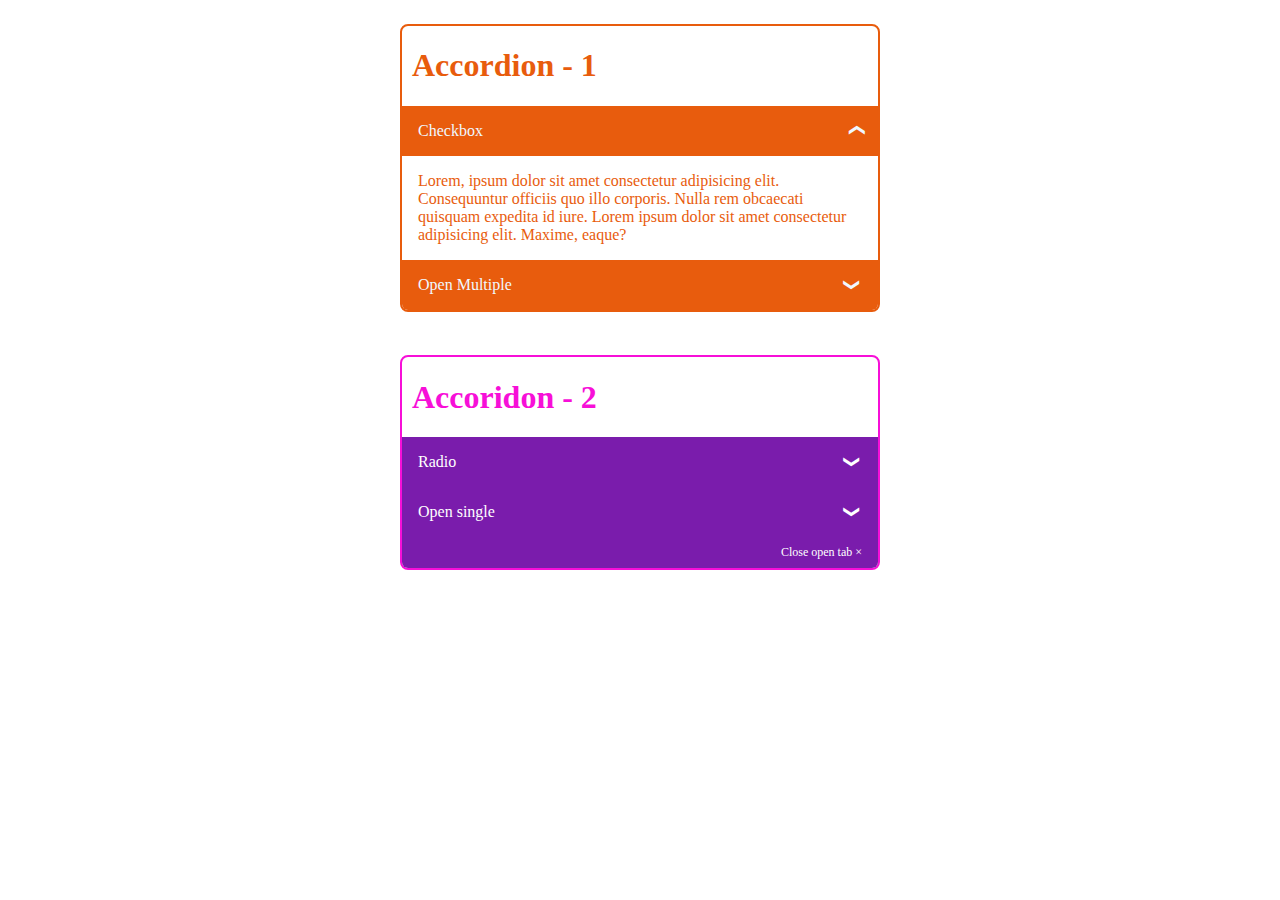
<file: accoridons/index.html>
<!DOCTYPE html>
<html lang="en">
<head>
    <meta charset="UTF-8">
    <meta name="viewport" content="width=device-width, initial-scale=1.0">
    <title>Accordion with Pure Css</title>
    <link rel="stylesheet" href="./style.css">
</head>
<body>
    
    <!-- section 1 : Checkbox-based accordion-->
    <section class="section-1">
        <div class="accordion-1">
            <h1>Accordion - 1</h1>
            <!-- first item -->
            <div class="tab">
                <input type="checkbox" name="accordion-1" id="cb1" checked >
                <label for="cb1" class="tab-label">Checkbox</label>
                <div class="tab-content">
                    <p> Lorem, ipsum dolor sit amet consectetur adipisicing elit. Consequuntur officiis quo illo corporis. Nulla rem obcaecati quisquam expedita id iure. Lorem ipsum dolor sit amet consectetur adipisicing elit. Maxime, eaque?
                    </p>
                </div>
            </div>

            <!-- second item -->
        <div class="tab">
            <input type="checkbox" name="accordion-1" id="cb2" >
            <label for="cb2" class="tab-label" >Open Multiple</label>
            <div class="tab-content">
                <p>Lorem, ipsum dolor sit amet consectetur adipisicing elit. Aliquid ex ipsum nostrum qui dolore. Delectus tenetur dolorum nostrum, quas magnam aspernatur iste eius! Laudantium neque reiciendis accusamus iste. Ipsam, velit.</p>
            </div>
        </div>    
        </div>
    </section>



 <!-- section 2 : Checkbox-based accordion-->
 <section class="section-2">
    <div class="accordion-2">
      <h1>Accoridon - 2</h1>
      <!-- Accordion item 1 -->
      <div class="tab">
        <input type="radio" name="accordion-2" id="rd1" />
        <label for="rd1" class="tab-label">Radio</label>
        <div class="tab-content">
          <p>
            Lorem ipsum dolor sit amet consectetur adipisicing elit. Similique
            commodi nostrum itaque, iure id officia atque quia quidem
            consequatur perferendis praesentium a porro, aperiam, rerum illum
            possimus odio quaerat quis.
          </p>
        </div>
      </div>
      
      <!-- Accordion item 2 -->
      <div class="tab">
        <label for="rd2" class="tab-label">Open single</label>
        <input type="radio" name="accordion-2" id="rd2" />
        <div class="tab-content">
          <p>
            Lorem ipsum dolor, sit amet consectetur adipisicing elit. Tempore
            quaerat adipisci animi impedit quam officia perferendis facilis
            sed necessitatibus dolorum, soluta et sit voluptatem laboriosam,
            nesciunt molestiae, quo provident quibusdam?
          </p>
        </div>
      </div>

      
      <!-- Close button for the accordion -->
      <div class="tab">
        <input type="radio" name="accordion-2" id="rd3" />
        <label for="rd3" class="tab-close">Close open tab &times;</label>
      </div>
    </div>
  </section>



</body>
</html>
</file>
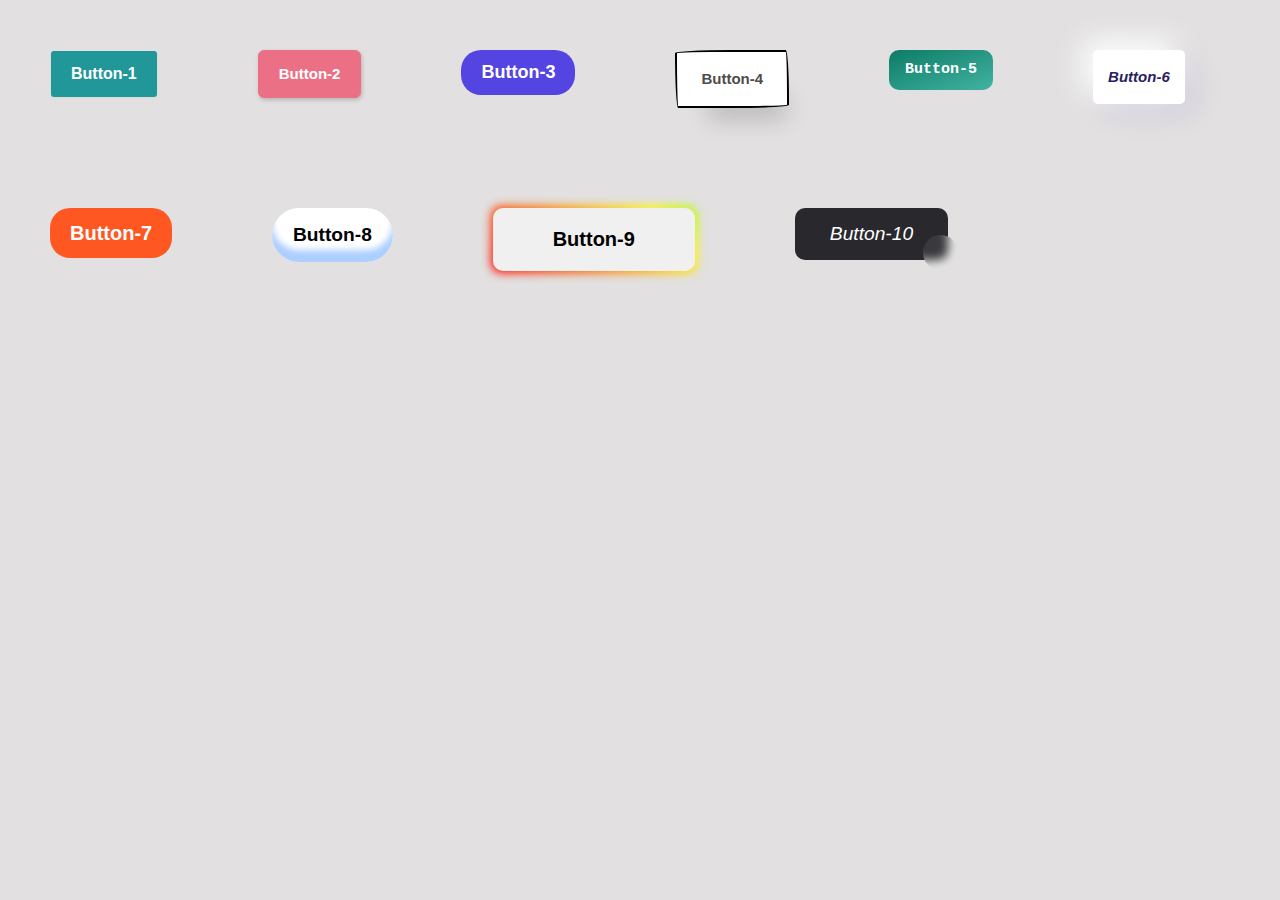
<file: CSS_BUTTONS/index.html>
<!DOCTYPE html>
<html lang="en">
<head>
    <meta charset="UTF-8">
    <meta name="viewport" content="width=device-width, initial-scale=1.0">
    <title>CSS_BUTTONS_deep</title>
    <link rel="stylesheet" href="./style.css">
</head>
<body>

    <div class="home">

        <div class="btn">
            <button class="btn1">Button-1</button>
        </div>

        <div class="btn">
            <button class="btn2">Button-2</button>
        </div>

        <div class="btn">
            <button class="btn3">Button-3</button>
        </div>


        <div class="btn">
            <button class="btn4">Button-4</button>
        </div>

        <div class="btn">
            <button class="btn5">Button-5</button>
        </div>

        <div class="btn">
            <button class="btn6">Button-6</button>
        </div>

        <div class="btn">
            <button class="btn7">Button-7</button>
        </div>

        <div class="btn">
            <button class="btn8">Button-8</button>
        </div>

        <div class="btn">
            <button class="btn9">Button-9</button>
        </div>

        <div class="btn">
            <button class="btn10">Button-10</button>
        </div>


    </div>
</body>
</html>
</file>
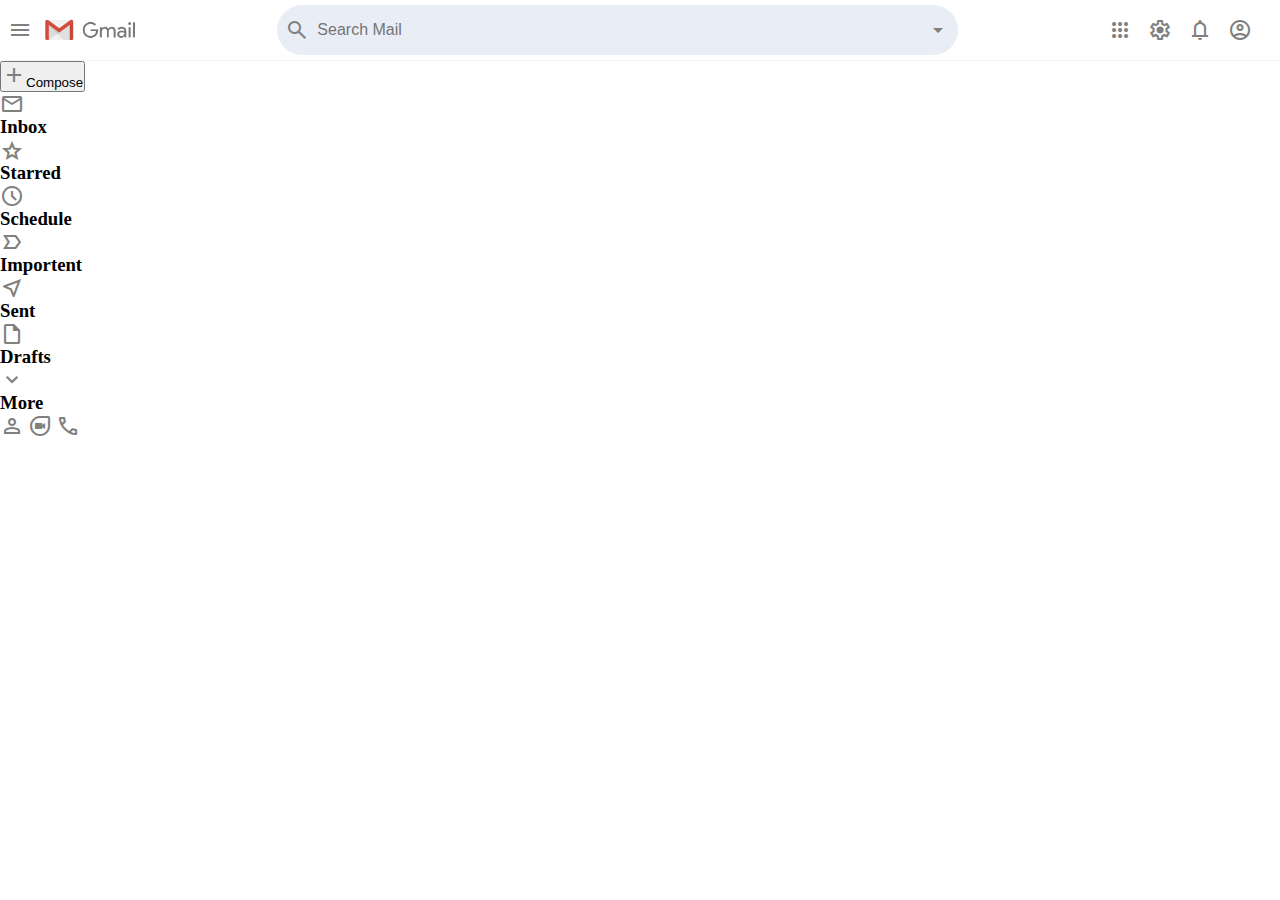
<file: Gmail Clone/index.html>
<html lang="en">
<head>
    <meta charset="UTF-8">
    <meta name="viewport" content="width=device-width, initial-scale=1.0">
    <title>Gmail_UI</title>
    <link rel="stylesheet" href="./style.css">
<!-- google icon link here -->
    <link rel="stylesheet" href="https://fonts.googleapis.com/css2?family=Material+Symbols+Outlined:opsz,wght,FILL,GRAD@24,400,0,0&icon" />

</head>
<body>
    <!-- header start here -->
    <header>
        <div class="header-left">
            <span class="material-symbols-outlined">
                menu
                </span>
            <img src="./image/gmail.png" alt="">
        </div>
        
        <!-- header end here -->

        <!-- header middle start here -->

        <div class="header-middle">
            <span class="material-symbols-outlined">
                search
                </span>
                <input type="text" placeholder="Search Mail">
                <span class="material-symbols-outlined">
                    arrow_drop_down
                    </span>
        </div>

          <!--  header middle end here -->

          <!-- header right start here -->
        <div class="header-right">
            <span class="material-symbols-outlined">
                apps
                </span>

                <span class="material-symbols-outlined">
                    settings
                    </span>

                <span class="material-symbols-outlined">
                    notifications
                    </span>

                    <span class="material-symbols-outlined">
                        account_circle
                        </span>      

        </div>
         
        <!-- header right end here -->
    </header>

    <!-- header end here -->

<!-- main body start here  -->

<main class="main-content">

    <!-- left side start here -->

<div class="left-side">
    
    <button class="compose-button"><span class="material-symbols-outlined">add</span>Compose</button>

    <div class="sidebar-option sidebar-option_active">
        <span class="material-symbols-outlined">mail</span>
        <h3>Inbox</h3>
    </div>

    <div class="sidebar-option ">
        <span class="material-symbols-outlined">star</span>
        <h3>Starred</h3>
    </div>

    <div class="sidebar-option ">
        <span class="material-symbols-outlined">
            schedule
            </span>
        <h3>Schedule</h3>
    </div>

    <div class="sidebar-option ">
        <span class="material-symbols-outlined">
            label_important
            </span>
        <h3>Importent</h3>
    </div>

    <div class="sidebar-option ">
        <span class="material-symbols-outlined">
            near_me
            </span>
        <h3>Sent</h3>
    </div>

    <div class="sidebar-option ">
        <span class="material-symbols-outlined">
            draft
            </span>
        <h3>Drafts</h3>
    </div>

    <div class="sidebar-option ">
        <span class="material-symbols-outlined">
            keyboard_arrow_down
            </span>
        <h3>More</h3>
    </div>

    <!-- footer content start here -->

    <div class="footer">
        <div class="sidebar-footerIcons">
            <span class="material-symbols-outlined">
                person
                </span>
    
                <span class="material-symbols-outlined">
                    duo
                    </span>
    
                    <span class="material-symbols-outlined">
                        call
                        </span>
        </div>
    
    </div>

    <!-- footer content end here -->

</div>

<!-- left side end here -->



<!-- right side start here -->

<div class="right-side">


</div>

<!-- right side end here -->

</main>

<!-- main body end here  -->



</body>
</html>
</file>
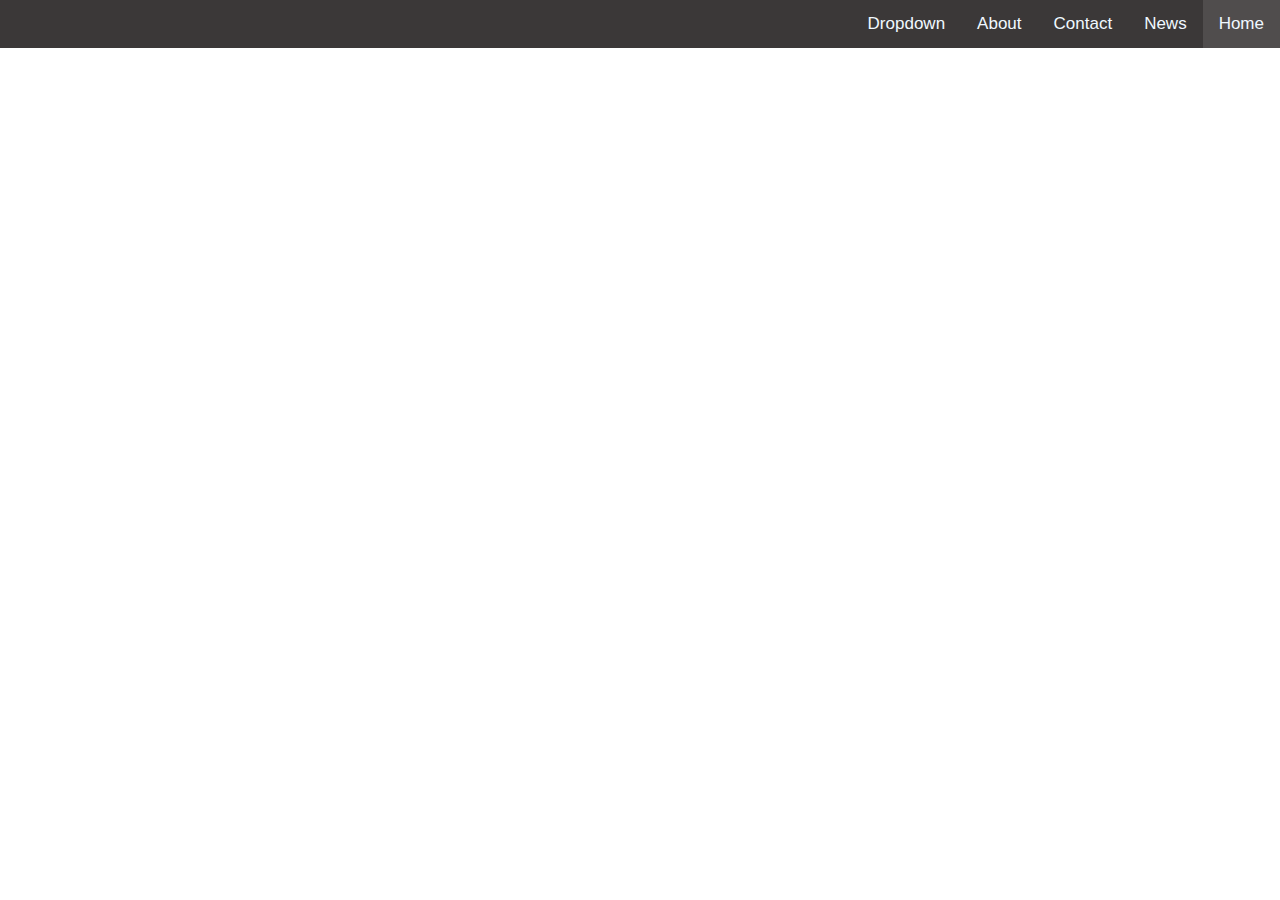
<file: NavBar with DropDown/index.html>
<html lang="en">
<head>
    <meta charset="UTF-8">
    <meta name="viewport" content="width=device-width, initial-scale=1.0">
    <title>NavBar</title>
    <link rel="stylesheet" href="./style.css">
</head>
<body>
    <header class="header">

        <a class="active" href="#home">Home</a>
        <a href="#news">News</a>
        <a href="#contact">Contact</a>
        <a href="#about">About</a>

        <div class="dropdown">

            <button class="dropbtn"> Dropdown
                <i class="fa fa-caret-down"></i>
            </button>

            <div class="dropdown-content">
                <a href="#">Aimerz</a>
                <a href="#">FSD</a>
                <a href="#">FSD LAJ</a>
              </div>

        </div>

    </header>
</body>
</html>
</file>
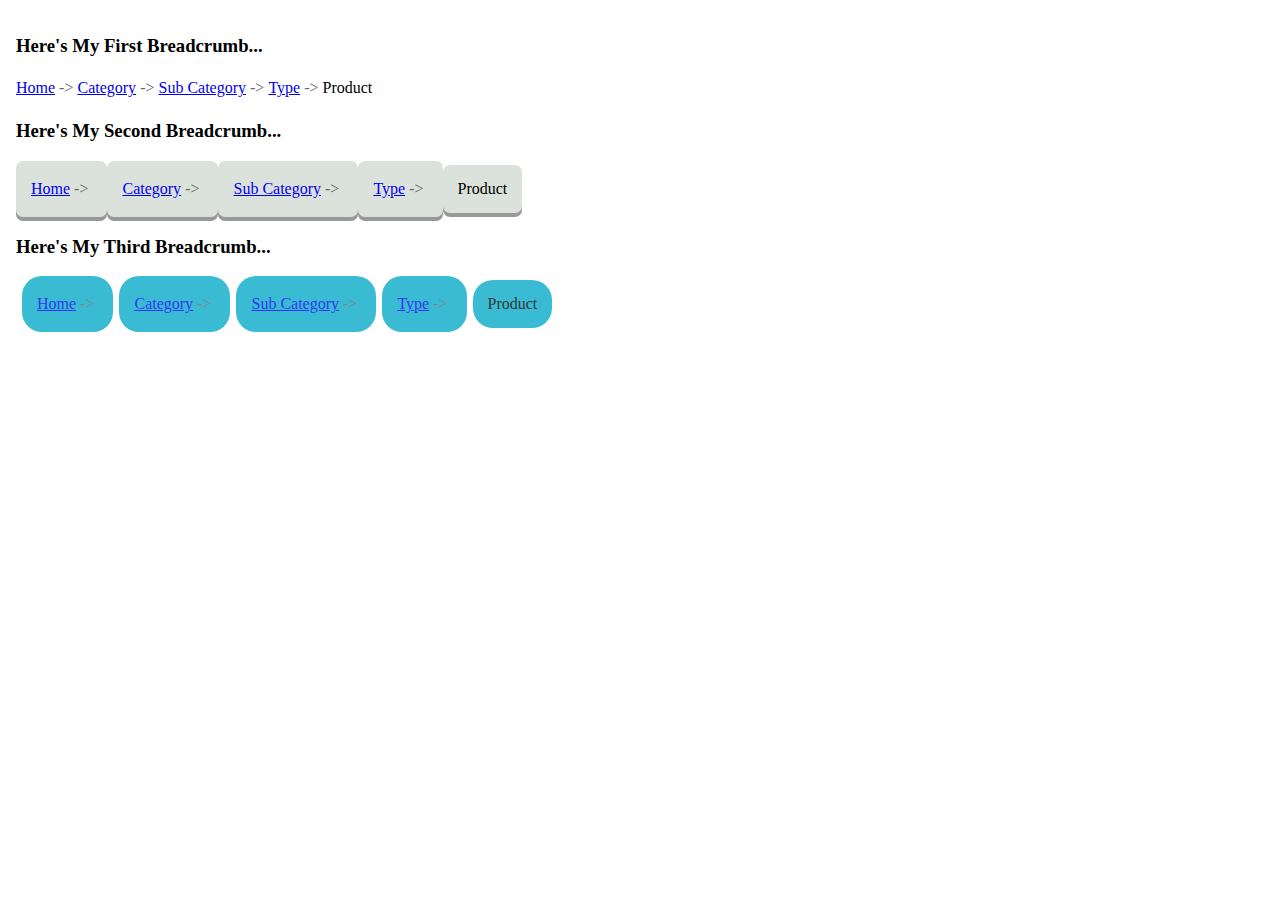
<file: Navigation_10_types/index.html>
<!DOCTYPE html>
<html lang="en">
<head>
    <meta charset="UTF-8">
    <meta name="viewport" content="width=device-width, initial-scale=1.0">
    <title>Navbars</title>
    <link rel="stylesheet" href="./style.css">
</head>
<body>
    <nav class="navigation-bar" aria-label="navigation-bar">

        <h3>Here's My First Breadcrumb...</h3>
            <ul>
              <li><a href="#">Home</a></li>
              <li><a href="#">Category</a></li>
              <li><a href="#">Sub Category</a></li>
              <li><a href="#">Type</a></li>
              <li><span aria-current="page">Product</span></li>
            </ul>


            <h3>Here's My Second Breadcrumb...</h3>
            <ul class="air1">
              <li><a href="#">Home</a></li>
              <li><a href="#">Category</a></li>
              <li><a href="#">Sub Category</a></li>
              <li><a href="#">Type</a></li>
              <li><span aria-current="page">Product</span></li>
            </ul>

            <h3>Here's My Third Breadcrumb...</h3>
            <ul class="air2">
              <li><a href="#">Home</a></li>
              <li><a href="#">Category</a></li>
              <li><a href="#">Sub Category</a></li>
              <li><a href="#">Type</a></li>
              <li><span aria-current="page">Product</span></li>
            </ul>

    </nav>
</body>
</html>
</file>
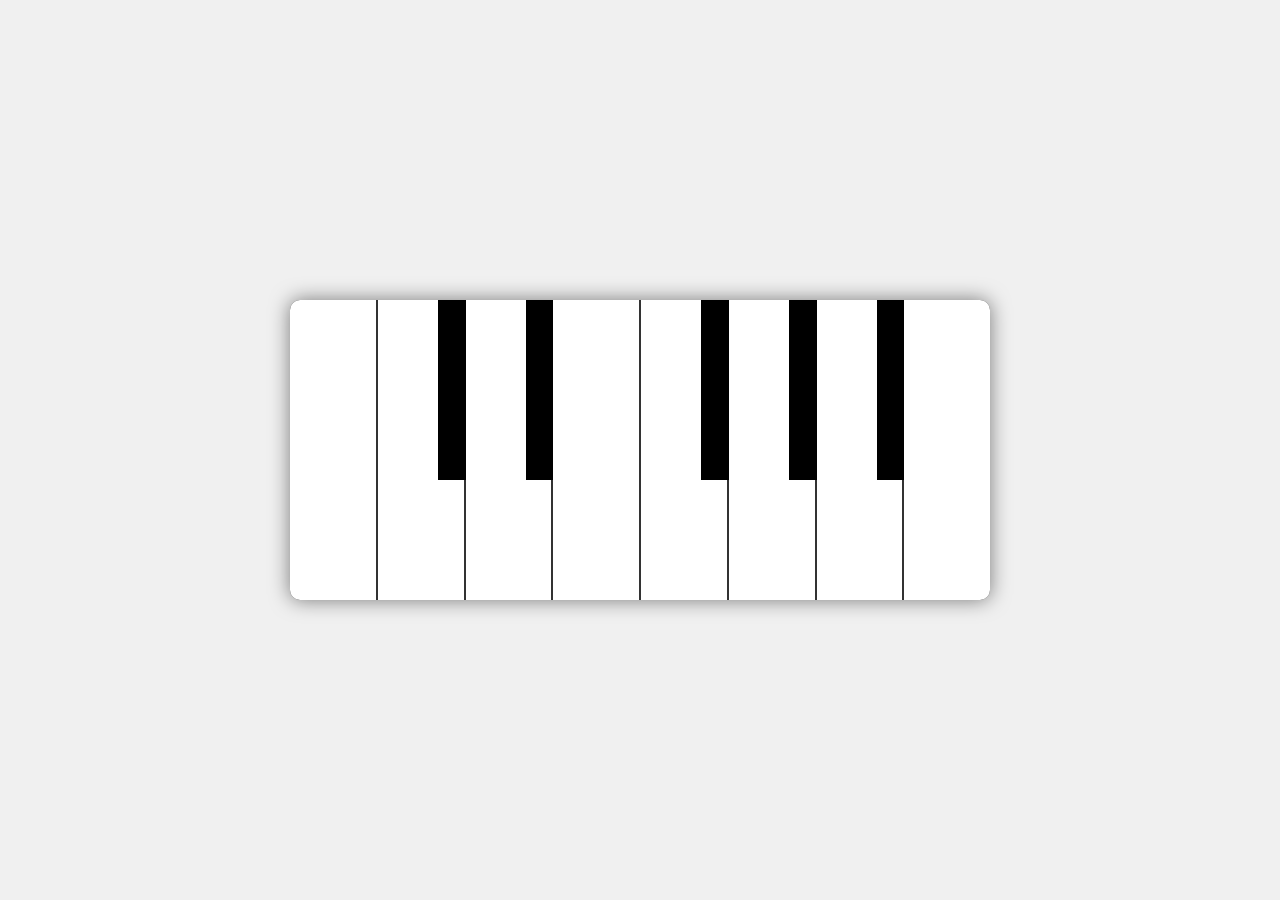
<file: Piano Keyboard/index.html>
<html lang="en">
<head>
    <meta charset="UTF-8">
    <meta name="viewport" content="width=device-width, initial-scale=1.0">
    <title>Piano Keyboar</title>
    <link rel="stylesheet" href="./style.css">
</head>
<body>
    <div class="piano">

        <div class="key white-key">
            <input type="radio" name="key">
            <div class="note"></div>
        </div>

        <div class="key white-key">
            <input type="radio" name="key">
            <div class="note"></div>
            <div class="black-key">
                <input type="radio" name="key" />
                <div class="note"></div>
              </div>
        </div>


        <div class="key white-key">
            <input type="radio" name="key">
            <div class="note"></div>
            <div class="black-key">
                <input type="radio" name="key" />
                <div class="note"></div>
              </div>
        </div>

        <div class="key white-key">
            <input type="radio" name="key">
            <div class="note"></div>
        </div>


        <div class="key white-key">
            <input type="radio" name="key">
            <div class="note"></div>
            <div class="black-key">
                <input type="radio" name="key" />
                <div class="note"></div>
              </div>
        </div>


        <div class="key white-key">
            <input type="radio" name="key">
            <div class="note"></div>
            <div class="black-key">
                <input type="radio" name="key" />
                <div class="note"></div>
              </div>
        </div>


        <div class="key white-key">
            <input type="radio" name="key">
            <div class="note"></div>
            <div class="black-key">
                <input type="radio" name="key" />
                <div class="note"></div>
              </div>
        </div>

        <div class="key white-key">
            <input type="radio" name="key">
            <div class="note"></div>
        </div>



      
        




    </div>
</body>
</html>
</file>
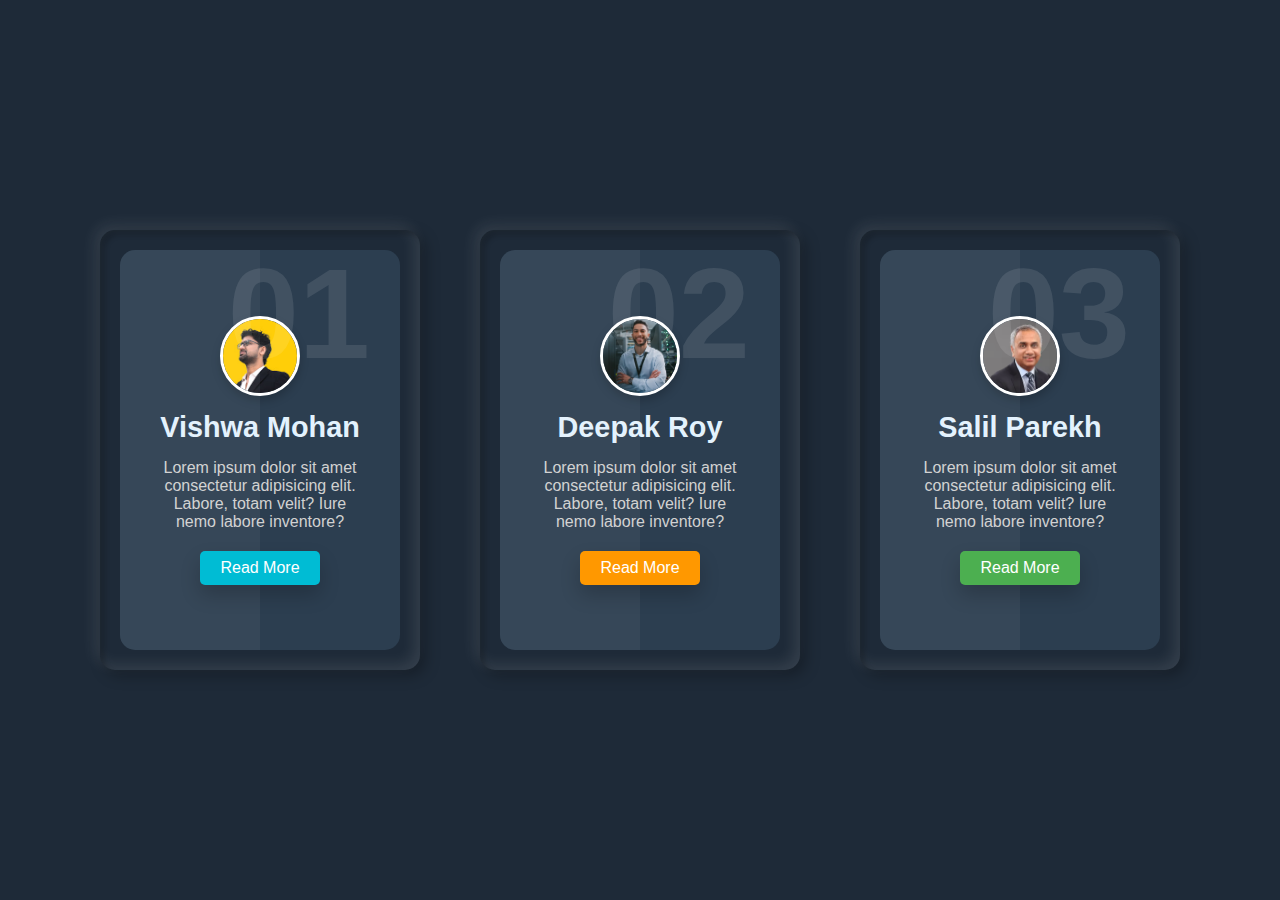
<file: Testimonial_Card/index.html>
<html lang="en">
<head>
    <meta charset="UTF-8">
    <meta name="viewport" content="width=device-width, initial-scale=1.0">
    <title>Testimonal_Card</title>
    <link rel="stylesheet" href="./style.css">
</head>
<body>
    
     <div class="container">

        <div class="card">
            <div class="box">
                <div class="content">
                    <img src="./assets/image.png" alt="User Image 1" class="user-image">
                    <h2>01</h2>
                    <h3>Vishwa Mohan</h3>
                    <p>Lorem ipsum dolor sit amet consectetur adipisicing elit. Labore,
                        totam velit? Iure nemo labore inventore?</p>
                        <a href="#">Read More</a>
                </div>
            </div>
        </div>

        <div class="card">
            <div class="box">
                <div class="content">
                    <img src="./assets/User1.png" alt="User Image 2" class="user-image">
                    <h2>02</h2>
                    <h3>Deepak Roy</h3>
                    <p>Lorem ipsum dolor sit amet consectetur adipisicing elit. Labore,
                        totam velit? Iure nemo labore inventore?</p>
                        <a href="#">Read More</a>
                </div>
            </div>
        </div>

        <div class="card">
            <div class="box">
                <div class="content">
                    <img src="./assets/User2.png" alt="User Image 2" class="user-image">
                    <h2>03</h2>
                    <h3>Salil Parekh</h3>
                    <p>Lorem ipsum dolor sit amet consectetur adipisicing elit. Labore,
                        totam velit? Iure nemo labore inventore?</p>
                        <a href="#">Read More</a>
                </div>
            </div>
        </div>


     </div>

</body>
</html>
</file>
<file: accoridons/style.css>
*{
    box-sizing: border-box;
}

.section-1{
    /* background-color: #4dee0d; */
    display: grid;
    place-content: center;
    grid-template-columns: repeat(auto-fit, min(100%,30rem));
    min-height: 30vh;
    place-items: start;
    gap: 1rem;
    margin: 0;
    padding: 1rem;
    color: #E85C0D;
}

.accordion-1 h1{
    margin-left: 10px;
}

.section-1 .tab input{
    position: absolute;
    opacity: 0;
    z-index: 1;
}

.section-1 .tab-content{
    max-height: 0;
    overflow: hidden;
    transition: all 0.35s;
}

.section-1 .tab input:checked ~ .tab-content {
    max-height: 10rem;
  }

.accordion-1{
    color: #E85C0D;
    border: 2px solid;
    border-radius: 0.5rem;
    overflow: hidden;
}

.section-1 .tab-label{
    display: flex;
    justify-content: space-between;
    padding: 1rem;
    color: aliceblue;
    background: #E85C0D;
}

.section-1 .tab-label::after {
    content: "\276F";
    width: 1em;
    height: 1em;
    text-align: center;
    transform: rotate(90deg);
    transition: all 0.35s;
  }

  .section-1 .tab input:checked + .tab-label::after {
    transform: rotate(270deg);
  }

  .section-1 .tab-content p {
    margin: 0;
    padding: 1rem;
  } 

  .section-2{
    display: grid;
    place-content: center;
    grid-template-columns: repeat(auto-fit, min(100%, 30rem));
    min-height: 30vh;
    place-items: start;
    gap: 1rem;
    margin: 0;
    padding: 1rem;
    color: #f70fd8;
    
  }

  .accordion-2 h1 {
    margin-left: 10px;
  }

  .tab input{
    position: absolute;
    opacity: 0;
    z-index: -1;
  }

  .tab-content{
    max-height: 0;
    overflow: hidden;
    transition: all 0.35s;
  }

  .tab input:checked ~ .tab-content {
    max-height: 10rem;
  }

  .accordion-2{
    color: #f70fd8;
    border: 2px solid ;
    border-radius: 0.5rem;
    overflow: hidden;
  }

  .section-2 .tab-label,
  .tab-close {
    display: flex;
    color: white;
    background: #7A1CAC;
    cursor: pointer;
  }

  .section-2 .tab-label {
    justify-content: space-between;
    padding: 1rem;
  }
  
  .section-2 .tab-label::after {
    content: "\276F";
    width: 1em;
    height: 1em;
    text-align: center;
    transform: rotate(90deg);
    transition: all 0.35s;
  }

  .section-2 .tab input:checked + .tab-label::after {
    transform: rotate(270deg);
  }

  .section-2 .tab-content p {
    margin: 0;
    padding: 1rem;
  }

  .section-2 .tab-close {
    justify-content: flex-end;
    padding: 0.5rem 1rem;
    font-size: 0.75rem;
  }

  .section-2 .tab input:not(:checked) + .tab-label:hover::after {
    animation: bounce .5s infinite;
  }

  @keyframes bounce {
    25% {
      transform: rotate(90deg) translate(.25rem);
    }

    75% {
      transform: rotate(90deg) translate(-.25rem);
    }
  }
</file>
<file: CSS_BUTTONS/style.css>
*{
    box-sizing: border-box;
    margin: 0;
    padding: 0;
    background: #e2e0e0;
}

.home{
    display: flex;
    flex-wrap: wrap;
}

.btn{
    margin: 50px;
}

.btn1{
    align-items: center;
    background-clip: padding-box;
    cursor: pointer;
    background-color: #229799;
    border: 1px solid transparent;
    border-radius: .25rem;
    box-shadow: rgba(0, 0, 0, 0.02) 0 1px 3px 0;
    box-sizing: border-box;
    color: #fff;
    display: inline-flex;
    font-family: sans-serif;
    font-size: 16px;
    font-weight: 600;
    justify-content: center;
    line-height: 1.25;
    margin: 0;
    min-height: 3rem;
    padding: 10px 20px;
    position: relative;
    transition: all 250ms;


}


.btn1:hover,
.btn1:focus{
    background-color: #48CFCB;
    box-shadow: rgba(0, 0, 0, 0.1) 0 4px 12px;;
}

.btn1:hover{
    transform: translateY(-1px);
}


.btn2{
    padding: 10px 20px;
    color: #fff;
    background-color: #ec7085;
    display: inline-block;
    font-weight: 800;
    font-family: sans-serif;
    border-radius: 6px;
    cursor: pointer;
    font-size: 15px;
    border: 1px solid #ec7085;
    line-height: 26px;
    box-sizing: border-box;
    min-height: 40px;
    text-align: center;
    text-transform: none;
    user-select: none;
    box-shadow: rgba(0, 0, 0, 0.2) 1px 2px 4px;


}

.btn2:hover{
    background-position: 0 0;
    /* background-color: #e2e0e0; */
    background-color: initial;
    color: #ec7085;
}


.btn3{
    padding: 10px 20px;
    color: #ffffff;
    background-color: #5444e2;
    border-radius: 20px;
    border: 0;
    line-height: 25px;
    cursor: pointer;
    box-sizing: border-box;
    font-family: sans-serif;
    font-size: 18px;
    font-weight: 700;
    opacity: 1;
    outline: 0 transparent;
}

.btn4{
    padding: 15px 24px;
    background-color: #ffffff;
    color: rgb(78, 75, 75);
    font-family: sans-serif;
    font-size: 15px;
    font-weight: 700;
    line-height: 24px;
    border-radius: 15px 225px 255px 15px 15px 255px 225px 15px;
    border-style: solid;
    border-width: 2px;
    cursor: pointer;
    box-shadow: rgba(0, 0, 0, .2) 15px 28px 25px -18px;
    transition: all 235ms ease-in-out;
    display: inline-block;
    border-bottom-left-radius: 15px 255px;
    border-bottom-right-radius: 225px 15px;
    border-top-left-radius: 255px 15px;
    border-top-right-radius: 15px 225px;
    user-select: none;
    -webkit-user-select: none;
    background-image: none;
    background-position: 0 90%;
    background-size: 4px 3px;
}

.btn4:hover{
    box-shadow: rgba(0, 0, 0, .8) 2px 8px 8px -5px;
    transform: translate3d(0, 2px, 0);
}

.btn4:focus{
    box-shadow: rgba(0, 0, 0, .9) 2px 8px 4px -6px;
}

.btn5{
    font-family: 'Courier New', Courier, monospace;
    font-size: 15px;
    font-weight: 700;
    color: #ffffff;
    border-radius: 10px;
    padding: 0 1rem;
    line-height: 40px;
    border: 0;
    cursor: pointer;
    transition: box-shadow .2s ease-in-out;

    background: linear-gradient(to bottom right, #0D7C66 ,#41B3A2 )
}

.btn5:hover{
    box-shadow: 0 0 .25rem rgba(0, 0, 0, 0.5), 
                -.125rem -.125rem 1rem rgba(71, 239, 200, 0.5), 
                .125rem .125rem 1rem rgba(67, 224, 233, 0.5);
}

 

.btn6{
    padding: 15px;
    border: 0;
    font-family: 'Lucida Sans', 'Lucida Sans Regular', 'Lucida Grande', 'Lucida Sans Unicode', Geneva, Verdana, sans-serif;
    font-size: 15px;
    font-weight: 700;
    font-style: italic;
    border-radius: 5px;
    color: #2a1f62;
    line-height: 1.5rem;
    background: #fff;
    cursor: pointer;
    transition: .2s;
    box-shadow: -10px -10px 30px 0 #fff,
    10px 10px 30px 0 #1d0dca17;
}

.btn6:hover{
    background: #f8f8ff;
    box-shadow: -15px -15px 30px 0 #fff, 
                15px 15px 30px 0 #1d0dca17;
}


.btn7{
    background: #FF5722;
    color: #fff;
    padding: 10px 20px;
    font-family: 'Arial Narrow', Arial, sans-serif;
    font-size: 20px;
    font-weight: 700;
    border: 0;
    cursor: pointer;
    border-radius: 20px;
    line-height: 30px;
    transition: all .3s;
}

.btn7:hover {
    box-shadow: rgba(255, 255, 255, .2) 0 3px 15px inset, rgba(0, 0, 0, .1) 0 3px 5px, rgba(0, 0, 0, .1) 0 10px 13px;
    transform: scale(1.05);  
    background-color: #E64A19; 
}

.btn8{
    background-color: #FFFFFF;
    border-radius: 40em;
    padding: 1rem 1.3rem;
    outline: none;
    cursor: pointer;
    appearance: none;
    border-style: none;
    box-shadow: #ADCFFF 0 -12px 6px inset;
    box-sizing: border-box;
    color: #000000;
    font-size: 1.2rem;
    font-weight: 700;
    transition: all .15s;
    
}

.btn8:hover {
    background-color: #FFC229; 
    box-shadow: #FF6314 0 -6px 8px inset;  
    transform: scale(1.125); 
}


.btn9{
    padding: 20px 60px;
    font-size: 20px;
    font-weight: 700;
    font-family: 'Segoe UI', Tahoma, Geneva, Verdana, sans-serif;
    outline: none;
    border: none;
    color: #000000;
    background: #fff;
    cursor: pointer;
    position: relative;
    border-radius: 10px;
    z-index: 0;
    

}

.btn9:before{
    content: "";
    background: linear-gradient(
        45deg,
        #ff0000, #ff7300, #fffb00, #48ff00, #00ffd5, #002bff, #7a00ff, #ff00c8, #ff0000
      );
      position: absolute;
      top: -2px;
      background-size: 400%;
      z-index: -1;
      filter: blur(5px);
      -webkit-filter: blur(5px);
      width: calc(100% + 4px);
      height: calc(100% + 4px);
      animation: glowing-button-9 20s linear infinite;  
      transition: opacity 0.3s ease-in-out;
      border-radius: 10px;
      left: -2px;
}

@keyframes glowing-button-9 {
    0% { background-position: 0 0; }
    50% { background-position: 400% 0; }
    100% { background-position: 0 0; }
}

.btn9:after {
    z-index: -1;
    content: "";
    position: absolute;
    width: 100%;
    height: 100%;
    background: #f0f0f0;  
    left: 0;
    top: 0;
    border-radius: 10px;
}


.btn10{
    padding: 15px 35px;
    color: #fff;
    background: transparent;
    font-style: italic;
    font-size: larger;
    font-family: Arial, Helvetica, sans-serif;
    cursor: pointer;
    position: relative;
    z-index: 1;
    white-space: nowrap;
    border: none;

}


.btn10::after,
.btn10::before {
    content: '';
    position: absolute;
    bottom: 0;
    right: 0;
    z-index: -99999;
    transition: all .4s;
}

.btn10::before {
    transform: translate(0%, 0%);
    width: 100%;
    height: 100%;
    background: #28282d;
    border-radius: 10px;
}

.btn10::after {
    transform: translate(10px, 10px);
    width: 35px;
    height: 35px;
    background: #ffffff15;
    backdrop-filter: blur(5px);
    -webkit-backdrop-filter: blur(5px);
    border-radius: 50px;
}

.btn10:hover::before {
    transform: translate(5%, 20%);
    width: 110%;
    height: 110%;
}

.btn10:hover::after {
    border-radius: 10px;
    transform: translate(0, 0);
    width: 100%;
    height: 100%;
}

.btn10:active::after {
    transition: 0s;
    transform: translate(0, 5%);
}
</file>
<file: Gmail Clone/style.css>
*{
    margin: 0;
    padding: 0;
}

.header-left{
    display: flex;
    align-items: center;
}

.header-left img{
    margin-left: 5px;
    height: 60px;
}

.header-left span{
    cursor: pointer;
    padding: 8px;
}

header{
    display: flex;
    justify-content: space-between;
    align-items: center;
    border-bottom: 1px solid whitesmoke;
}

.header-middle{
    background-color: #e9eef6;
    padding: 8px;
    margin: 0 auto;
    border-radius: 30px;
    display: flex;
    align-items: center;
    /* width: 60%; */
    flex: 0.7;
    
}

.material-symbols-outlined{
    color: #808080;
}

.header-middle input{
    background-color: transparent;
    padding: 8px;
    outline: none;
    border: none;
    width: 100%;
    font-size: medium;
}

.header-right{
    display: flex;
    padding-right: 20px;

}

.header-right span{
    padding: 8px;
    cursor: pointer;
}

.left-side{
    flex: 0.3;
    width: 300px;
    padding-right: 20px;
}
</file>
<file: NavBar with DropDown/style.css>
body{

    margin: 0;
    font-family: Arial, Helvetica, sans-serif;
}


.header{
    overflow: hidden;
    background-color: rgb(59, 56, 56);

}

.header a.active{

    background-color: rgb(80, 77, 77);

}
.header a{
    float: right;
    color: aliceblue;
    text-align: center;
    padding: 14px 16px;
    text-decoration: none;
    font-size: 17px;
}

/* .header a:hover{
    background-color: #fff;
    color: rgb(0, 0, 0);

} */


.dropbtn{

    font-size: 17px;
    /* background-color: #7e7878; */
    padding: 14px 16px;
    outline: none;
    border: none;
    color: aliceblue;
    /* background-color: transparent; */
    background-color: inherit;
    font-family: inherit;
    margin: 0;
}

/* .dropbtn:hover{
background-color: #fff;
    color: rgb(0, 0, 0);
} */


.dropdown{
    float: right;
    overflow: hidden;

}

.dropdown-content{
    
    display: none;
    position: absolute;
    background-color: #ffffff;
    min-width: 120px;
    box-shadow: 0px 8px 16px 0px rgb(235, 235, 235);
    z-index: 1;
}

.dropdown-content a {
    float: none;
    color: #7c7c7c;
    padding: 10px 10px;
    text-decoration: none;
    display: block;
    text-align: center;
  }

  .header a:hover, .dropdown:hover .dropbtn {
    background-color: #fff;
    color: rgb(0, 0, 0);

  }

  .dropdown:hover .dropdown-content {
    display: block;
  }
</file>
<file: Navigation_10_types/style.css>
.navigation-bar{
    padding: 0.5rem;
    color: #000000;
}

.navigation-bar ul{
    display: flex;
    align-items: center;
    flex-wrap: wrap;
    list-style: none;
    margin: 0;
    padding: 0;
}

.navigation-bar li:not(:last-child) ::after{
    display: inline-block;
    margin: 0.25rem;
    content: "->";
    color: rgb(102, 102, 102);
}

/* 
.air1{
    background-color: #e9e9e9;
    display: inline-block;
    align-items: center;
    justify-content: center;
    
} */


.air1 li{
    display: inline-block;
    /* justify-content: center; */
    padding: 15px;
    background: #dbe2db;
    cursor: pointer;
    box-shadow: 0 4px #999;
    border-radius: 7px;
}

.air2 li{
    display: inline-block;
    padding: 15px;
    background: rgb(8, 172, 201);
    cursor: pointer;
    opacity: 0.8;
    margin-left: 6px;
    border-radius: 20px;
}
</file>
<file: Piano Keyboard/style.css>
body{
    display: flex;
    justify-content: center;
    align-items: center;
    margin: 0;
    height: 100vh;
    background: #f0f0f0;
    font-family: Arial, sans-serif;
}

.piano{
    display: flex;
    position: relative;
    width: 700px;
    height: 300px;
    background-color: #333;
    border-radius: 10px;
    overflow: hidden;
    box-shadow: 0 0 20px rgba(0, 0, 0, 0.5); 


}

.key{
    flex-grow: 1;
    position: relative;
    border-right: 2px solid #333;
}

.white-key{
    background-color: #fff;
    height: 100%;
    z-index: 1;

}

.black-key{
    position: absolute;
    background-color: #000;
    width: 60%;
    height: 60%;
    right: -30%;
    z-index: 2;
}

.key:last-child {
    border-right: none;
  }

.key input{
    opacity: 0;
    position: absolute;
    width: 100%;
    height: 100%;
    cursor: pointer;
    z-index: 3;

  }

.note{
    position: absolute;
    bottom: 100%;
    left: 50%;
    transform: translateX(-50%);
    width: 40px;
    height: 40px;
    border-radius: 50%;
    animation: float 2s ease-out;
    opacity: 0;
    transition: opacity 0.1s;
    
}
</file>
<file: Testimonial_Card/style.css>
*{
    margin: 0;
    padding: 0;
    box-sizing: border-box;
    font-family: "Poppins", sans-serif;
}

body{
    display: flex;
    justify-content: center;
    align-items: center;
    background: #1e2a38;
    flex-wrap: wrap;
    min-height: 100vh;
}

body .container{
 display: flex;
justify-content: center;
align-items: center;
flex-wrap: wrap;
max-width: 1200px;
margin: 40px 0;
}

body .container .card {
    position: relative; 
    min-width: 320px; 
    height: 440px; 
    box-shadow: inset 5px 5px 5px rgba(0, 0, 0, 0.2),
    inset -5px -5px 15px rgba(255, 255, 255, 0.1),
      5px 5px 15px rgba(0, 0, 0, 0.3), -5px -5px 15px rgba(255, 255, 255, 0.1); 
    border-radius: 15px; 
    margin: 30px; 
    transition: 0.5s;
  }
  
  body .container .card:nth-child(1) .box .content a {
    background: #00bcd4; 
  }

  body .container .card:nth-child(2) .box .content a {
    background: #ff9800; 
  }

  body .container .card:nth-child(3) .box .content a {
    background: #4caf50; 
  }

  body .container .card .box{
    position: absolute;
    top: 20px;
    left: 20px;
    right: 20px;
    bottom: 20px;
    background:#2c3e50 ;  
    border-radius: 15px;  
    overflow: hidden;
    display: flex;
    justify-content: center;
    align-items: center;
    transition: 0.5s;
  }

  body .container .card .box:hover {
    transform: translateY(-50px);
  }

  body .container .card .box:before{
    content: "";
    position: absolute;
    top: 0;
    left: 0;
    width: 50%;
    height: 100%;
    background: rgba(255, 255, 255, 0.05);rgba(255, 255, 255, 0.05);
  }

  body .container .card .box .content {
    padding: 40px;
    text-align: center;
  }

  body .container .card .box .content .user-image{
     width: 80px;
    height: 80px;
    border-radius: 50%;
    border: 3px solid #fff;
    object-fit: cover;
    margin-bottom: 15px;
    box-shadow: 0 5px 10px rgba(0, 0, 0, 0.2);
    transition: 0.3s;
  }

body .container .card .box .content .user-image:hover{
    transform:scale(1.1);
}

body .container .card .box .content h2{
    position: absolute;
    top: -10px;
    right: 30px;
    font-size: 8rem;
    color: rgba(255, 255, 255, 0.1);
}

body .container .card .box .content h3 {
    font-size: 1.8rem;
    color: #e3f2fd;
    z-index: 1;
    transition: 0.5s;
    margin-bottom: 15px;

}

body .container .card .box .content p{
    font-size: 1rem;
    font-weight: 300;
    color: #d1d1d1;
    z-index: 1;
    transition: 0.5s;

}

body .container .card .box .content a{
    position: relative;
    display: inline-block;
    padding: 8px 20px;
    background: #34495e;
    border-radius: 5px;
    text-decoration: none;
    color: white;
    margin-top: 20px;
    box-shadow: 0 10px 20px rgba(0, 0, 0, 0.2);
    transition: 0.5s;
}

body .container .card .box .content a:hover {
    box-shadow: 0 10px 20px rgba(0, 0, 0, 0.6);
    background: #ecf0f1;
    color: #34495e;
}
</file>
